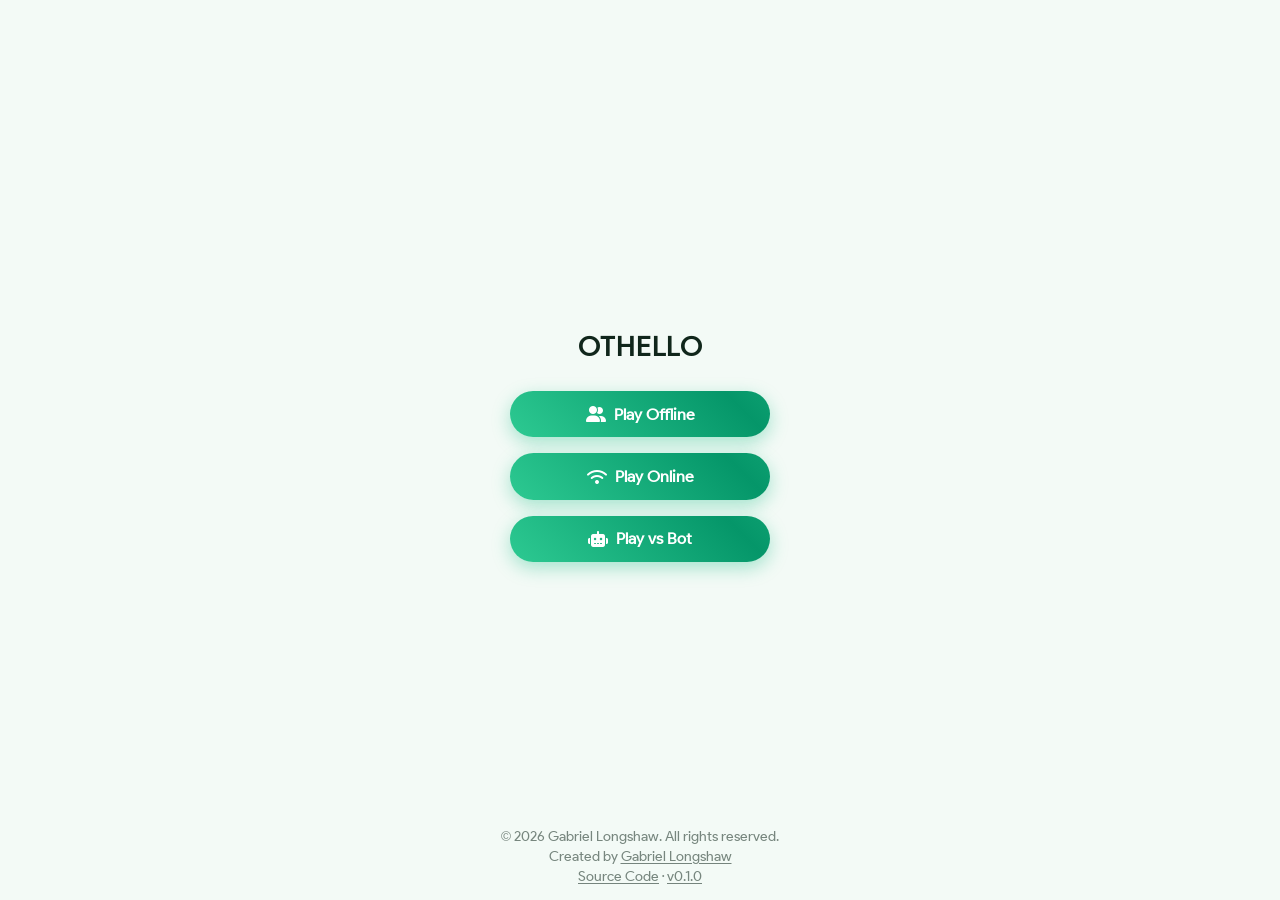
<file: index.html>
<!DOCTYPE html>
<html lang="en">
<head>
  <meta charset="UTF-8">
  <meta name="viewport" content="width=device-width, initial-scale=1">
  <meta name="description" content="Play Othello offline or online with friends!">
  <meta name="keywords" content="Othello, Reversi, play Othello, Gabriel Longshaw">
  <meta name="author" content="Gabriel Longshaw">
  <title>Othello</title>
  <meta name="theme-color" content="#f3faf6" media="(prefers-color-scheme: light)">
  <meta name="theme-color" content="#0b1512" media="(prefers-color-scheme: dark)">
  <meta name="mobile-web-app-capable" content="yes">
  <meta name="apple-mobile-web-app-capable" content="yes">
  <meta name="apple-mobile-web-app-status-bar-style" content="black-translucent">
  <link rel="apple-touch-icon" sizes="180x180" href="assets/images/favicon/apple-icon-180x180.png">
  <link rel="icon" type="image/png" sizes="32x32" href="assets/images/favicon/favicon-32x32.png">
  <link rel="icon" type="image/png" sizes="16x16" href="assets/images/favicon/favicon-16x16.png">
  <link rel="shortcut icon" href="assets/images/favicon/favicon.ico">
  <link rel="stylesheet" href="https://cdnjs.cloudflare.com/ajax/libs/font-awesome/6.5.2/css/all.min.css">
  <link href="https://fonts.googleapis.com/css2?family=Material+Symbols+Rounded:FILL,GRAD,wght,opsz@1,0,500,24&display=swap" rel="stylesheet">
  <link rel="stylesheet" href="assets/css/variables.css">
  <link rel="stylesheet" href="assets/css/fonts.css">
  <link rel="stylesheet" href="assets/css/main.css">
  <link rel="stylesheet" href="assets/css/animations.css">
  <link rel="stylesheet" href="assets/css/components/screens.css">
  <link rel="stylesheet" href="assets/css/components/buttons.css">
  <link rel="canonical" href="https://www.gabriellongshaw.co.uk/projects/Othello/">
</head>
<body>
  <div class="page">
    <h1>Othello</h1>
    <div class="button-container">
      <a href="offline/" class="button"><i class="fa-solid fa-user-friends"></i> Play Offline</a>
      <a href="online/" class="button" id="play-online-btn"><i class="fa-solid fa-wifi"></i> Play Online</a>
      <a href="bot/" class="button"><i class="fa-solid fa-robot"></i> Play vs Bot</a>
    </div>
    <div class="credits-container">
      <p><a class="credits-copyright">&copy;</a> 2026 Gabriel Longshaw. All rights reserved.</p>
      <p>Created by <a class="credits-link" target="_blank" href="https://www.gabriellongshaw.co.uk">Gabriel Longshaw</a></p>
      <p><a class="credits-link" target="_blank" href="https://github.com/gabriellongshaw/Othello">Source Code</a></p>
    </div>
  </div>
  <script src="assets/js/core/sw.js"></script>
  <script type="module" src="assets/js/pages/home.js"></script>
</body>
</html>
</file>
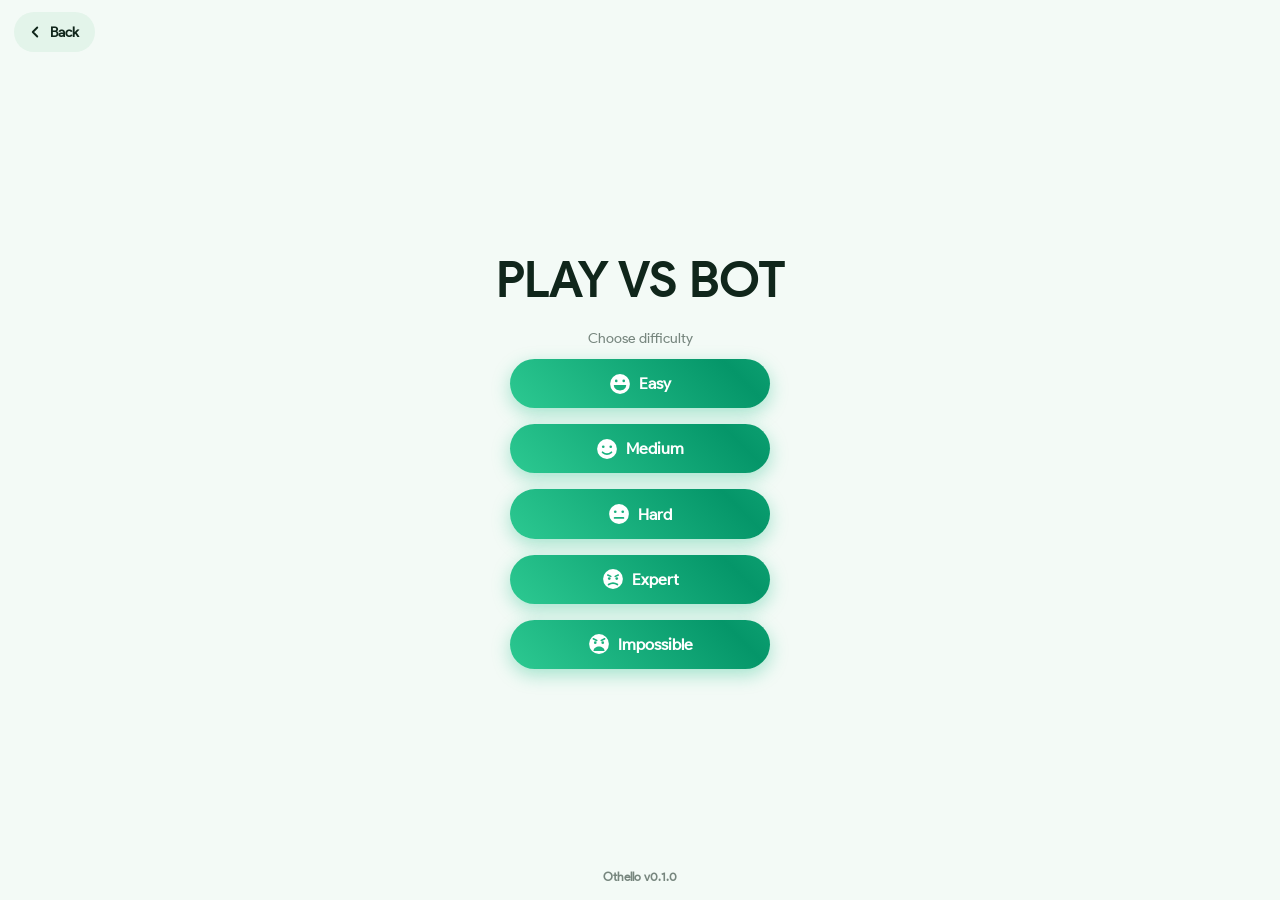
<file: bot/index.html>
<!DOCTYPE html>
<html lang="en">
<head>
  <meta charset="UTF-8">
  <meta name="viewport" content="width=device-width, initial-scale=1">
  <meta name="description" content="Play Othello against the bot!">
  <title>Othello — Play vs Bot</title>
  <meta name="theme-color" content="#f3faf6" media="(prefers-color-scheme: light)">
  <meta name="theme-color" content="#0b1512" media="(prefers-color-scheme: dark)">
  <meta name="mobile-web-app-capable" content="yes">
  <meta name="apple-mobile-web-app-capable" content="yes">
  <meta name="apple-mobile-web-app-status-bar-style" content="black-translucent">
  <link rel="apple-touch-icon" sizes="180x180" href="../assets/images/favicon/apple-icon-180x180.png">
  <link rel="icon" type="image/png" sizes="32x32" href="../assets/images/favicon/favicon-32x32.png">
  <link rel="icon" type="image/png" sizes="16x16" href="../assets/images/favicon/favicon-16x16.png">
  <link rel="shortcut icon" href="../assets/images/favicon/favicon.ico">
  <link rel="stylesheet" href="https://cdnjs.cloudflare.com/ajax/libs/font-awesome/6.5.2/css/all.min.css">
  <link rel="stylesheet" href="../assets/css/variables.css">
  <link rel="stylesheet" href="../assets/css/fonts.css">
  <link rel="stylesheet" href="../assets/css/main.css">
  <link rel="stylesheet" href="../assets/css/animations.css">
  <link rel="stylesheet" href="../assets/css/components/screens.css">
  <link rel="stylesheet" href="../assets/css/components/buttons.css">
  <link rel="stylesheet" href="../assets/css/responsive.css">
  <link rel="canonical" href="https://www.gabriellongshaw.co.uk/projects/Othello/bot/">
</head>
<body>
  <div class="page">
    <h1>Play vs Bot</h1>
    <p class="difficulty-label">Choose difficulty</p>
    <div class="button-container">
      <button id="bot-easy" class="button"></button>
      <button id="bot-medium" class="button"></button>
      <button id="bot-hard" class="button"></button>
      <button id="bot-expert" class="button"></button>
      <button id="bot-impossible" class="button"></button>
    </div>
  </div>
  <script src="../assets/js/core/sw.js"></script>
  <script type="module" src="../assets/js/pages/botDifficulty.js"></script>
</body>
</html>
</file>
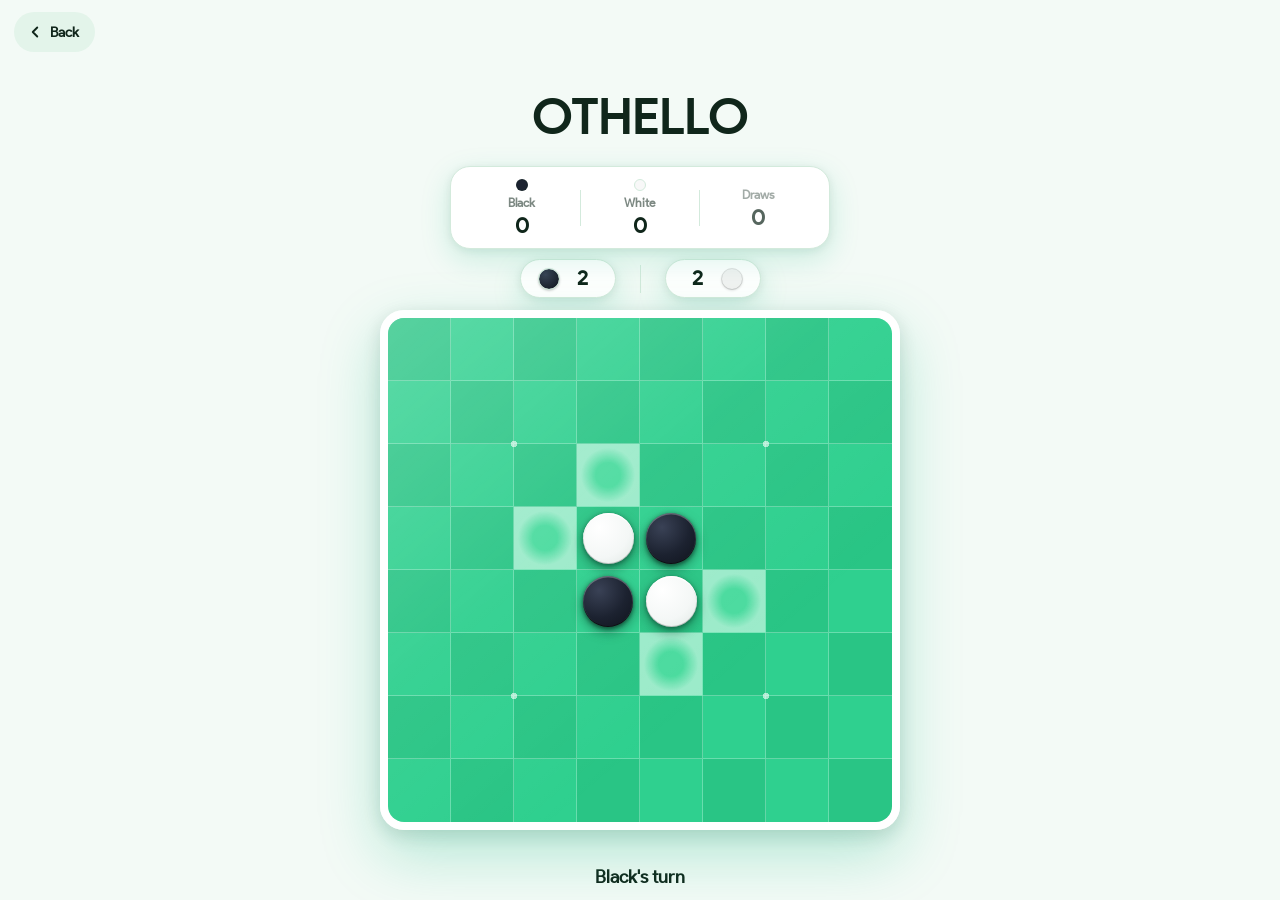
<file: offline/index.html>
<!DOCTYPE html>
<html lang="en">
<head>
  <meta charset="UTF-8">
  <meta name="viewport" content="width=device-width, initial-scale=1">
  <meta name="description" content="Play Othello offline with a friend!">
  <title>Othello — Offline</title>
  <meta name="theme-color" content="#f3faf6" media="(prefers-color-scheme: light)">
  <meta name="theme-color" content="#0b1512" media="(prefers-color-scheme: dark)">
  <meta name="mobile-web-app-capable" content="yes">
  <meta name="apple-mobile-web-app-capable" content="yes">
  <meta name="apple-mobile-web-app-status-bar-style" content="black-translucent">
  <link rel="apple-touch-icon" sizes="180x180" href="../assets/images/favicon/apple-icon-180x180.png">
  <link rel="icon" type="image/png" sizes="32x32" href="../assets/images/favicon/favicon-32x32.png">
  <link rel="icon" type="image/png" sizes="16x16" href="../assets/images/favicon/favicon-16x16.png">
  <link rel="shortcut icon" href="../assets/images/favicon/favicon.ico">
  <link rel="stylesheet" href="https://cdnjs.cloudflare.com/ajax/libs/font-awesome/6.5.2/css/all.min.css">
  <link rel="stylesheet" href="../assets/css/variables.css">
  <link rel="stylesheet" href="../assets/css/fonts.css">
  <link rel="stylesheet" href="../assets/css/main.css">
  <link rel="stylesheet" href="../assets/css/animations.css">
  <link rel="stylesheet" href="../assets/css/components/screens.css">
  <link rel="stylesheet" href="../assets/css/components/buttons.css">
  <link rel="stylesheet" href="../assets/css/components/board.css">
  <link rel="stylesheet" href="../assets/css/responsive.css">
  <link rel="canonical" href="https://www.gabriellongshaw.co.uk/projects/Othello/offline/">
</head>
<body>
  <div class="page">
    <div class="game-inner">
      <h1>Othello</h1>
      <div id="leaderboard" class="leaderboard"></div>
      <div id="score-bar" class="score-bar">
        <div class="score-pill black-pill">
          <div class="score-pill-disc"></div>
          <span class="score-pill-count black-count">2</span>
        </div>
        <div class="score-pill-divider"></div>
        <div class="score-pill white-pill">
          <span class="score-pill-count white-count">2</span>
          <div class="score-pill-disc"></div>
        </div>
      </div>
      <div id="board" class="board" role="grid" aria-label="Othello board"></div>
      <p id="info" class="info"></p>
      <p id="sub-info" class="sub-info"></p>
      <div class="gamebutton-row">
        <button id="send-btn" class="send-btn" disabled> Place</button>
        <button id="restart-btn" class="secondary-button"><i class="fa-solid fa-redo"></i> Restart</button>
      </div>
    </div>
  </div>
  <canvas id="confetti-canvas"></canvas>
  <script src="../assets/js/core/sw.js"></script>
  <script type="module" src="../assets/js/pages/offline.js"></script>
</body>
</html>
</file>
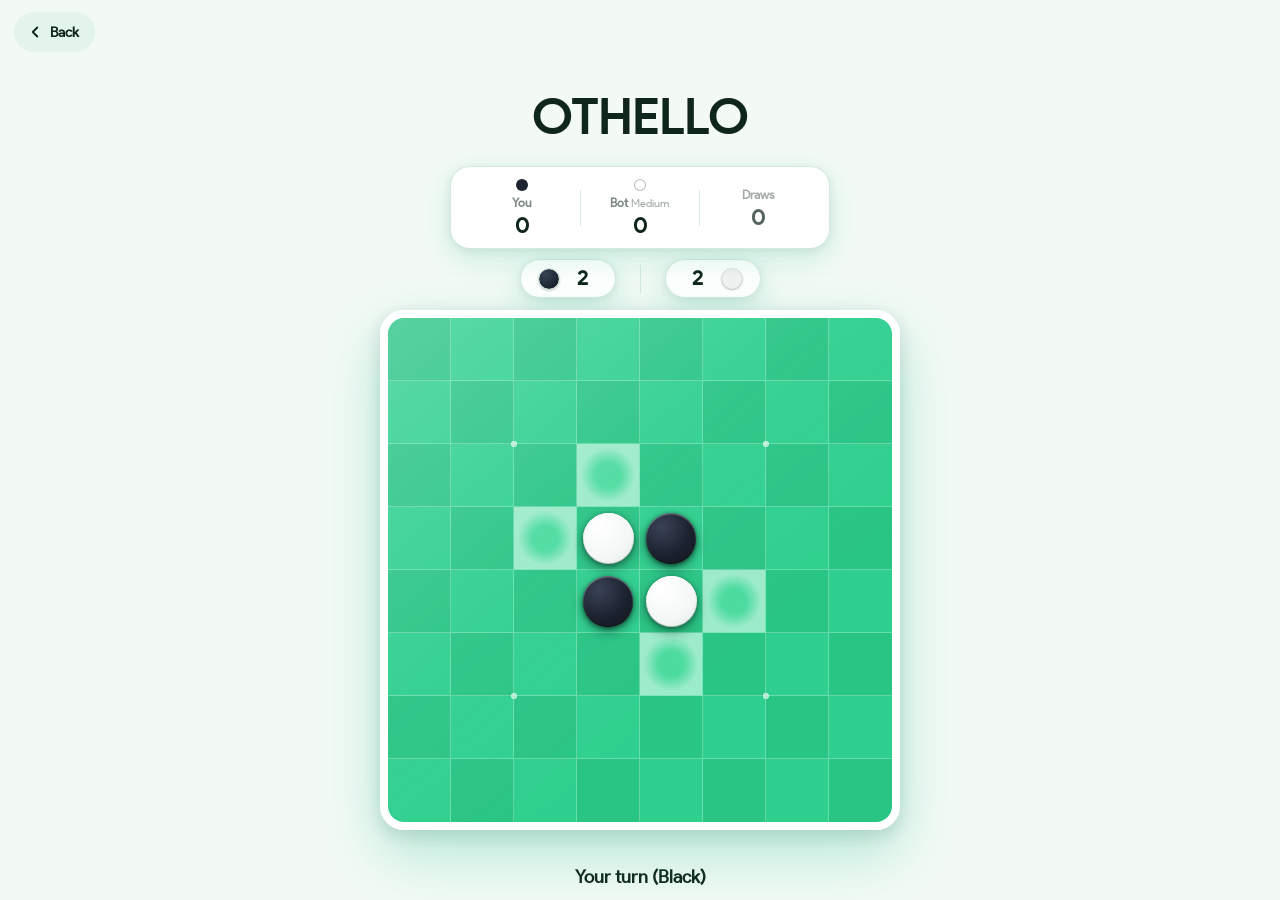
<file: bot/game/index.html>
<!DOCTYPE html>
<html lang="en">
<head>
  <meta charset="UTF-8">
  <meta name="viewport" content="width=device-width, initial-scale=1">
  <meta name="description" content="Play Othello against the bot!">
  <title>Othello — vs Bot</title>
  <meta name="theme-color" content="#f3faf6" media="(prefers-color-scheme: light)">
  <meta name="theme-color" content="#0b1512" media="(prefers-color-scheme: dark)">
  <meta name="mobile-web-app-capable" content="yes">
  <meta name="apple-mobile-web-app-capable" content="yes">
  <meta name="apple-mobile-web-app-status-bar-style" content="black-translucent">
  <link rel="apple-touch-icon" sizes="180x180" href="../../assets/images/favicon/apple-icon-180x180.png">
  <link rel="icon" type="image/png" sizes="32x32" href="../../assets/images/favicon/favicon-32x32.png">
  <link rel="icon" type="image/png" sizes="16x16" href="../../assets/images/favicon/favicon-16x16.png">
  <link rel="shortcut icon" href="../../assets/images/favicon/favicon.ico">
  <link rel="stylesheet" href="https://cdnjs.cloudflare.com/ajax/libs/font-awesome/6.5.2/css/all.min.css">
  <link rel="stylesheet" href="../../assets/css/variables.css">
  <link rel="stylesheet" href="../../assets/css/fonts.css">
  <link rel="stylesheet" href="../../assets/css/main.css">
  <link rel="stylesheet" href="../../assets/css/animations.css">
  <link rel="stylesheet" href="../../assets/css/components/screens.css">
  <link rel="stylesheet" href="../../assets/css/components/buttons.css">
  <link rel="stylesheet" href="../../assets/css/components/board.css">
  <link rel="stylesheet" href="../../assets/css/responsive.css">
  <link rel="canonical" href="https://www.gabriellongshaw.co.uk/projects/Othello/bot/game/">
</head>
<body>
  <div class="page">
    <div class="game-inner">
      <h1>Othello</h1>
      <div id="leaderboard" class="leaderboard"></div>
      <div id="score-bar" class="score-bar">
        <div class="score-pill black-pill">
          <div class="score-pill-disc"></div>
          <span class="score-pill-count black-count">2</span>
        </div>
        <div class="score-pill-divider"></div>
        <div class="score-pill white-pill">
          <span class="score-pill-count white-count">2</span>
          <div class="score-pill-disc"></div>
        </div>
      </div>
      <div id="board" class="board" role="grid" aria-label="Othello board"></div>
      <p id="info" class="info"></p>
      <p id="sub-info" class="sub-info"></p>
      <div class="gamebutton-row">
        <button id="send-btn" class="send-btn" disabled> Place</button>
        <button id="restart-btn" class="secondary-button"><i class="fa-solid fa-redo"></i> Restart</button>
      </div>
    </div>
  </div>
  <canvas id="confetti-canvas"></canvas>
  <script src="../../assets/js/core/sw.js"></script>
  <script type="module" src="../../assets/js/pages/botGame.js"></script>
</body>
</html>
</file>
<file: assets/css/variables.css>
:root {
  --bg: #f3faf6;
  --secondary-bg: #e6f5ec;
  --card-bg: #ffffff;
  --text: #10261b;
  --meta-text: rgba(16, 38, 27, 0.55);
  --border: #d3eadc;
  --header-color: #10261b;
  --accent: #10b981;
  --accent-strong: #059669;
  --accent-soft: #34d399;
  --button-bg: #10b981;
  --button-bg-hover: #059669;
  --button-text: #ffffff;
  --button-secondary-bg: #e3f4ea;
  --button-secondary-bg-hover: #cdecd9;
  --button-secondary-text: #10261b;
  --board-bg: #22c783;
  --board-border-outer: #ffffff;
  --board-border-inner: rgba(255,255,255,0.35);
  --board-line: rgba(255, 255, 255, 0.28);
  --cell-bg: #2fd08f;
  --cell-alt-bg: #29c585;
  --cell-hover-bg: #52dca4;
  --cell-valid-bg: #2fd08f;
  --valid-glow-color: rgba(255, 255, 255, 0.9);
  --valid-cell-bg: #4bdb9f;
  --valid-cell-hover-bg: #6ee7b7;
  --valid-glow-overlay: rgba(255, 255, 255, 0.5);
  --player1-color: #1c2230;
  --player1-shine: #4b5568;
  --player2-color: #ffffff;
  --player2-shine: #ffffff;
  --winning-glow: #fbbf24;
  --input-bg: #ffffff;
  --overlay-bg: rgba(243, 250, 246, 0.8);
  --modal-bg: #ffffff;
  --modal-text: #10261b;
  --shadow-soft: 0 10px 30px rgba(16, 185, 129, 0.18), 0 2px 8px rgba(16, 38, 27, 0.08);
  --shape-large: 22px;
  --font-family: ProductSansRegular, system-ui, -apple-system, BlinkMacSystemFont, "Segoe UI", Roboto, sans-serif;
}

@media (prefers-color-scheme: dark) {
  :root {
    --bg: #0b1512;
    --secondary-bg: #122019;
    --card-bg: #14231c;
    --text: #e8f7ef;
    --meta-text: rgba(232, 247, 239, 0.55);
    --border: #234134;
    --header-color: #e8f7ef;
    --accent: #34d399;
    --accent-strong: #10b981;
    --accent-soft: #6ee7b7;
    --button-bg: #10b981;
    --button-bg-hover: #34d399;
    --button-text: #ffffff;
    --button-secondary-bg: #183226;
    --button-secondary-bg-hover: #204131;
    --button-secondary-text: #e8f7ef;
    --board-bg: #14a36b;
    --board-border-outer: #1d3b2e;
    --board-border-inner: rgba(255,255,255,0.18);
    --board-line: rgba(255, 255, 255, 0.18);
    --cell-bg: #1bb37a;
    --cell-alt-bg: #17a872;
    --cell-hover-bg: #3fcf98;
    --cell-valid-bg: #1bb37a;
    --valid-glow-color: rgba(255, 255, 255, 0.85);
    --valid-cell-bg: #34c690;
    --valid-cell-hover-bg: #5ad8aa;
    --valid-glow-overlay: rgba(255, 255, 255, 0.4);
    --input-bg: #14231c;
    --overlay-bg: rgba(5, 12, 9, 0.82);
    --modal-bg: #14231c;
    --modal-text: #e8f7ef;
    --shadow-soft: 0 10px 30px rgba(0, 0, 0, 0.45), 0 2px 8px rgba(0, 0, 0, 0.3);
  }
}
</file>
<file: assets/css/fonts.css>
@font-face {
  font-family: ProductSansRegular;
  src: url('../fonts/ProductSans-Regular.ttf') format('truetype');
  font-display: swap;
}

.material-symbols-rounded {
  font-variation-settings: 'FILL' 1, 'wght' 500, 'GRAD' 0, 'opsz' 24;
  user-select: none;
}
</file>
<file: assets/css/main.css>
*,
*::before,
*::after {
  box-sizing: border-box;
  margin: 0;
  padding: 0;
  -webkit-tap-highlight-color: transparent;
  -webkit-user-select: none;
  user-select: none;
}

html {
  width: 100%;
  overflow-x: hidden;
  scrollbar-width: thin;
  scrollbar-color: rgba(16, 185, 129, 0.4) transparent;
}

body {
  font-family: var(--font-family);
  background: var(--bg);
  color: var(--text);
  width: 100%;
  min-height: 100vh;
  min-height: 100dvh;
  display: flex;
  justify-content: center;
  align-items: center;
  overflow-x: hidden;
  opacity: 0;
  transform: scale(1);
  transition: opacity 0.25s ease, background 0.2s ease;
}

::-webkit-scrollbar { 
  width: 4px;
  height: 4px;
}

::-webkit-scrollbar-track {
  background: var(--bg);
}

::-webkit-scrollbar-thumb { 
  background: rgba(16, 185, 129, 0.4);
  border-radius: 999px;
}

::-webkit-scrollbar-thumb:hover { background: rgba(16, 185, 129, 0.65); }

h1 {
  font-weight: 800;
  letter-spacing: 1px;
  text-transform: uppercase;
  color: var(--header-color);
  font-size: 1.7rem;
  margin-bottom: 20px;
}

.hidden {
  display: none !important;
}

#confetti-canvas {
  position: fixed;
  pointer-events: none;
  top: 0;
  left: 0;
  width: 100vw;
  height: 100vh;
  z-index: 10001;
  display: none;
}

.page {
  transition: transform 0.25s ease;
}

body.leaving .page {
  transform: scale(0.985);
}
</file>
<file: assets/css/animations.css>
@keyframes fadeInUp {
  from { opacity: 0; transform: translateY(20px); }
  to   { opacity: 1; transform: translateY(0); }
}

@keyframes boardShake {
  0%, 100% { transform: translateX(0); }
  20%       { transform: translateX(-8px); }
  40%       { transform: translateX(8px); }
  60%       { transform: translateX(-5px); }
  80%       { transform: translateX(5px); }
}

@keyframes flipToWhite {
  0%   { transform: rotateY(0deg); }
  100% { transform: rotateY(180deg); }
}

@keyframes flipToBlack {
  0%   { transform: rotateY(180deg); }
  100% { transform: rotateY(0deg); }
}

@keyframes placeDiscWrapper {
  0%   { transform: scale(0.1); opacity: 0; }
  50%  { transform: scale(1.08); opacity: 1; }
  75%  { transform: scale(0.97); opacity: 1; }
  100% { transform: scale(1);    opacity: 1; }
}

@keyframes glowOut {
  from { opacity: var(--glow-from, 0.9); }
  to   { opacity: 0; }
}

@keyframes validCellGlow {
  0%, 100% { opacity: 0.90; }
  50%       { opacity: 0.55; }
}


@keyframes fadeIn {
  from { opacity: 0; }
  to   { opacity: 1; }
}

@keyframes slideUp {
  from { opacity: 0; transform: translateY(16px); }
  to   { opacity: 1; transform: translateY(0); }
}

@keyframes scoreBump {
  0%   { transform: scale(1); }
  40%  { transform: scale(1.3); }
  70%  { transform: scale(0.94); }
  100% { transform: scale(1); }
}

.page > :not(.leave-button):not(.credits-container):not(.button-container):not(.game-inner),
.game-inner > *,
.button-container > .button {
  animation: fadeInUp 0.55s cubic-bezier(0.33, 1, 0.68, 1) backwards;
}

.page > :nth-child(1),
.game-inner > :nth-child(1) { animation-delay: 0.05s; }
.page > :nth-child(2),
.game-inner > :nth-child(2) { animation-delay: 0.13s; }
.page > :nth-child(3),
.game-inner > :nth-child(3) { animation-delay: 0.21s; }
.page > :nth-child(4),
.game-inner > :nth-child(4) { animation-delay: 0.29s; }
.page > :nth-child(5),
.game-inner > :nth-child(5) { animation-delay: 0.37s; }
.game-inner > :nth-child(6) { animation-delay: 0.45s; }
.game-inner > :nth-child(7) { animation-delay: 0.53s; }

.button-container > .button:nth-child(1) { animation-delay: 0.13s; }
.button-container > .button:nth-child(2) { animation-delay: 0.21s; }
.button-container > .button:nth-child(3) { animation-delay: 0.29s; }
.button-container > .button:nth-child(4) { animation-delay: 0.37s; }
.button-container > .button:nth-child(5) { animation-delay: 0.45s; }

.page > .leave-button {
  animation: fadeInUp 0.5s cubic-bezier(0.33, 1, 0.68, 1) backwards;
}

@media (prefers-reduced-motion: reduce) {
  *,
  *::before,
  *::after {
    animation-duration: 0.01ms !important;
    animation-delay: 0s !important;
    animation-iteration-count: 1 !important;
    transition-duration: 0.01ms !important;
  }
}
</file>
<file: assets/css/components/screens.css>
.page {
  position: fixed;
  inset: 0;
  background: var(--bg);
  display: flex;
  flex-direction: column;
  align-items: center;
  justify-content: center;
  padding: 24px 20px;
  text-align: center;
  z-index: 9999;
  overflow-y: auto;
}

.page:has(> .leave-button) {
  padding-top: 72px;
}

.page:has(> .game-inner) {
  justify-content: flex-start;
}

.page > .game-inner {
  margin-top: auto;
  margin-bottom: auto;
}


.game-inner {
  display: flex;
  flex-direction: column;
  align-items: center;
  justify-content: center;
  text-align: center;
  width: 100%;
  max-width: 560px;
  margin-left: auto;
  margin-right: auto;
  padding: 16px 12px;
}

.credits-container {
  position: fixed;
  bottom: 16px;
  left: 0;
  right: 0;
  display: flex;
  flex-direction: column;
  align-items: center;
  gap: 4px;
  font-size: 0.85rem;
  font-weight: 500;
  color: var(--meta-text);
  text-align: center;
  pointer-events: none;
  z-index: 10000;
}

.credits-container a {
  pointer-events: auto;
}

.credits-link {
  color: var(--meta-text);
  text-decoration: underline;
  text-underline-offset: 2px;
  transition: color 0.2s ease;
}

.credits-link:hover {
  color: var(--text);
}

.credits-copyright {
  font-family: sans-serif;
}

.room-code-display-wrap {
  display: flex;
  flex-direction: column;
  align-items: center;
  width: 100%;
}

.join-section {
  display: flex;
  flex-direction: column;
  align-items: center;
  width: 100%;
}

.difficulty-label {
  color: var(--meta-text);
  font-size: 0.9rem;
  font-weight: 500;
  margin: 0 0 4px;
}

.leaderboard {
  display: flex;
  flex-direction: row;
  align-items: center;
  gap: 0;
  background: var(--card-bg);
  border: 1px solid var(--border);
  border-radius: 20px;
  box-shadow: var(--shadow-soft);
  padding: 10px 20px;
  margin-bottom: 10px;
  width: 100%;
  max-width: 380px;
  box-sizing: border-box;
  opacity: 0;
  transform: translateY(-6px);
  transition: opacity 0.35s ease, transform 0.35s ease;
}

.leaderboard.lb-visible {
  opacity: 1;
  transform: translateY(0);
}

.lb-row {
  display: flex;
  flex-direction: column;
  align-items: center;
  gap: 4px;
  flex: 1;
  padding: 2px 0;
}

.lb-row-draws {
  opacity: 0.7;
}

.lb-divider {
  width: 1px;
  height: 36px;
  background: var(--border);
  margin: 0 8px;
  flex-shrink: 0;
}

.lb-dot {
  width: 12px;
  height: 12px;
  border-radius: 50%;
  display: inline-block;
  flex-shrink: 0;
}

.lb-dot-player {
  background: #1c2230;
  border: 1px solid rgba(16, 38, 27, 0.3);
}

.lb-dot-player2 {
  background: #f8f8f8;
  border: 1px solid var(--border);
}

.lb-dot-bot {
  background: #ffffff;
  border: 1px solid rgba(16, 38, 27, 0.3);
}

.lb-name {
  font-size: 0.75rem;
  font-weight: 600;
  color: var(--meta-text);
  white-space: nowrap;
}

.lb-diff {
  font-size: 0.7rem;
  font-weight: 500;
  opacity: 0.7;
}

.lb-score {
  font-size: 1.4rem;
  font-weight: 700;
  color: var(--text);
  line-height: 1;
}

.page:has(> .version-tag):not(:has(> .game-inner)) {
  padding-bottom: 44px;
}

.page > .version-tag {
  position: fixed;
  bottom: 16px;
  left: 0;
  right: 0;
  pointer-events: none;
}

.page:has(> .game-inner) > .version-tag {
  position: static;
  margin-top: 8px;
  flex-shrink: 0;
}

.version-tag {
  display: block;
  color: var(--meta-text);
  font-size: 0.74rem;
  font-weight: 600;
  font-variant-numeric: tabular-nums;
  text-align: center;
  text-decoration: none;
}

.credits-link.version-tag {
  display: inline;
  font-size: inherit;
  font-weight: inherit;
  text-decoration: underline;
}
</file>
<file: assets/css/components/buttons.css>
.button {
  display: inline-flex;
  align-items: center;
  justify-content: center;
  gap: 8px;
  padding: 0.85rem 2rem;
  font-size: 1rem;
  font-weight: 600;
  font-family: var(--font-family);
  border: none;
  border-radius: 100px;
  cursor: pointer;
  color: #ffffff;
  margin: 8px 0;
  min-width: 260px;
  background: linear-gradient(45deg, #059669, #34d399, #059669, #34d399);
  background-size: 300% 300%;
  background-position: 50% 0;
  box-shadow: 0 6px 18px rgba(16, 185, 129, 0.35);
  transition: transform 0.2s ease, background-position 0.4s ease, box-shadow 0.2s ease, opacity 0.2s ease;
  -webkit-user-select: none;
  user-select: none;
  text-decoration: none;
  white-space: nowrap;
}

.button:hover,
.button.hover {
  transform: scale(1.05);
  background-position: 0 100%;
  box-shadow: 0 8px 26px rgba(16, 185, 129, 0.5), 0 0 30px rgba(52, 211, 153, 0.35);
}

.button-container {
  display: flex;
  flex-direction: column;
}

.button svg {
  flex-shrink: 0;
  display: block;
}

.secondary-button {
  display: inline-flex;
  align-items: center;
  justify-content: center;
  gap: 8px;
  border: none;
  border-radius: 100px;
  cursor: pointer;
  font-family: var(--font-family);
  font-weight: 600;
  font-size: 1rem;
  transition: background 0.2s ease, transform 0.2s ease, box-shadow 0.2s ease, opacity 0.2s ease;
  text-decoration: none;
  -webkit-user-select: none;
  user-select: none;
  white-space: nowrap;
  background: var(--button-secondary-bg);
  color: var(--button-secondary-text);
  padding: 0.8rem 1.8rem;
  margin: 8px 0;
}

.secondary-button:hover,
.secondary-button.hover {
  background: var(--button-secondary-bg-hover);
}

.secondary-button:active {
  transform: scale(0.95) !important;
}

.tertiary-button {
  display: inline-flex;
  align-items: center;
  justify-content: center;
  gap: 8px;
  border: none;
  border-radius: 100px;
  cursor: pointer;
  font-family: var(--font-family);
  font-weight: 500;
  font-size: 0.9rem;
  transition: color 0.25s ease, opacity 0.25s ease, transform 0.15s ease;
  text-decoration: none;
  -webkit-user-select: none;
  user-select: none;
  white-space: nowrap;
  background: none;
  color: var(--meta-text);
  padding: 0.65rem 1rem;
}

.tertiary-button:hover,
.tertiary-button.hover {
  color: var(--text);
  opacity: 0.8;
}

.leave-button {
  position: fixed;
  top: 12px;
  left: 14px;
  z-index: 9999;
  display: inline-flex;
  align-items: center;
  justify-content: center;
  gap: 6px;
  height: 40px;
  min-width: 40px;
  padding: 0 11px;
  border: none;
  border-radius: 999px;
  cursor: pointer;
  font-family: var(--font-family);
  font-size: 0.88rem;
  font-weight: 600;
  color: var(--button-secondary-text);
  background: var(--button-secondary-bg);
  touch-action: manipulation;
  transition: background 0.2s ease, transform 0.15s ease;
  -webkit-user-select: none;
  user-select: none;
}

.leave-button:hover,
.leave-button.hover {
  background: var(--button-secondary-bg-hover);
}

.leave-button:active {
  transform: scale(0.97);
}

.leave-button svg {
  flex-shrink: 0;
  transition: transform 0.2s ease;
}

.leave-label {
  display: none;
}

.send-btn {
  display: inline-flex;
  align-items: center;
  justify-content: center;
  gap: 8px;
  border: none;
  border-radius: 100px;
  cursor: not-allowed;
  font-family: var(--font-family);
  font-weight: 600;
  font-size: 1rem;
  padding: 0.8rem 1.8rem;
  margin: 8px 0;
  background: var(--button-secondary-bg);
  color: var(--button-secondary-text);
  transition: background 0.2s ease, opacity 0.2s ease;
  -webkit-user-select: none;
  user-select: none;
  white-space: nowrap;
  opacity: 0.5;
}

.send-btn:not(:disabled) {
  opacity: 1;
  cursor: pointer;
}

.send-btn:not(:disabled):hover,
.send-btn:not(:disabled).hover {
  background: var(--button-secondary-bg-hover);
}

.send-btn:not(:disabled):active {
  transform: scale(0.95);
}
</file>
<file: assets/css/responsive.css>
@media (min-width: 480px) {
  .leave-label {
    display: inline;
  }
  .leave-button {
    padding: 0 16px 0 12px;
  }
  h1 {
    font-size: 2.2rem;
  }
  .button {
    min-width: 260px;
  }
  .board {
    width: min(80vw, 80vh, 500px);
  }
  .info {
    font-size: 1rem;
  }
  .sub-info {
    font-size: 0.88rem;
  }
  #room-code {
    font-size: 2rem;
  }
  .room-code-qr {
    width: 188px;
    height: 188px;
  }
  .room-code-qr img,
  .room-code-qr canvas {
    width: 168px !important;
    height: 168px !important;
  }
}

@media (min-width: 768px) {
  h1 {
    font-size: 3rem;
  }
  .board {
    width: min(75vw, 75vh, 520px);
  }
  .info {
    font-size: 1.1rem;
  }
}

@media (max-width: 360px) {
  .button {
    font-size: 0.88rem;
    padding: 0.75rem 1.4rem;
    min-width: 200px;
  }
}

@media (max-height: 560px) and (orientation: landscape) {
  h1 {
    font-size: 1.3rem;
    margin-bottom: 8px;
  }
  .page {
    padding: 10px 20px;
  }
  .page:has(> .leave-button) {
    padding-top: 56px;
  }
  .button {
    padding: 0.7rem 1.2rem;
    margin: 4px;
    font-size: 0.85rem;
    min-width: 0;
    flex: 1 1 auto;
  }
  .button-container {
    flex-direction: row;
    flex-wrap: wrap;
    justify-content: center;
    gap: 8px;
    margin: 0.5rem 0 0 0;
    width: 100%;
    max-width: 560px;
  }
  .credits-container {
    bottom: 6px;
    font-size: 0.72rem;
  }
  .board {
    width: min(72vh, 72vw);
  }
  .game-inner {
    padding: 6px 12px;
  }
  .info {
    margin: 4px 0 2px;
    font-size: 0.9rem;
  }
  .room-code-card {
    padding: 12px 20px;
    min-height: auto;
    gap: 8px;
  }
  .room-code-qr {
    width: clamp(100px, 25vh, 150px);
    height: clamp(100px, 25vh, 150px);
    margin: 6px auto;
  }
  .room-code-qr img,
  .room-code-qr canvas {
    width: clamp(80px, calc(25vh - 20px), 130px) !important;
    height: clamp(80px, calc(25vh - 20px), 130px) !important;
  }
  .create-share-row {
    gap: 6px;
  }
  .create-share-row .secondary-button {
    font-size: 0.8rem;
    padding: 0.5rem 0.9rem;
  }
}

@media (min-width: 600px) {
  .qr-scanner-overlay {
    align-items: center;
  }
  .qr-scanner-inner {
    border-radius: 28px;
    max-width: 400px;
    padding: 32px 32px 36px;
    transform: translateY(20px) scale(0.97);
    opacity: 0;
    transition: transform 0.32s cubic-bezier(0.33, 1, 0.68, 1), opacity 0.32s ease;
  }
  .qr-scanner-overlay-visible .qr-scanner-inner {
    transform: translateY(0) scale(1);
    opacity: 1;
  }
}

@media (hover: hover) {
  .leave-button:hover {
    transform: translateY(-1px);
  }
  .leave-button:hover:active {
    transform: scale(0.97);
  }
}
</file>
<file: assets/css/components/board.css>
.board {
  position: relative;
  display: grid;
  grid-template-columns: repeat(8, 1fr);
  grid-template-rows: repeat(8, 1fr);
  gap: 0;
  background: var(--board-line);
  border: 8px solid var(--board-border-outer);
  width: min(88vw, 88vh, 480px);
  max-width: 100%;
  margin: 0 auto;
  padding: 0;
  border-radius: 24px;
  box-shadow:
    0 24px 60px rgba(16, 185, 129, 0.28),
    0 6px 18px rgba(16, 38, 27, 0.14);
  aspect-ratio: 1 / 1;
  transition: opacity 0.4s ease;
  flex-shrink: 0;
  cursor: default;
  overflow: hidden;
}

.board::before {
  content: '';
  position: absolute;
  inset: 0;
  border-radius: 16px;
  background: linear-gradient(140deg, rgba(255,255,255,0.22) 0%, rgba(255,255,255,0.05) 40%, transparent 70%);
  pointer-events: none;
  z-index: 2;
}

.board::after {
  content: '';
  position: absolute;
  inset: 0;
  pointer-events: none;
  z-index: 1;
  background:
    radial-gradient(circle at 25% 25%, rgba(255,255,255,0.6) 3px, transparent 3.5px),
    radial-gradient(circle at 75% 25%, rgba(255,255,255,0.6) 3px, transparent 3.5px),
    radial-gradient(circle at 25% 75%, rgba(255,255,255,0.6) 3px, transparent 3.5px),
    radial-gradient(circle at 75% 75%, rgba(255,255,255,0.6) 3px, transparent 3.5px);
}

.board.shake {
  animation: boardShake 0.5s ease-in-out;
}

.cell {
  position: relative;
  display: flex;
  align-items: center;
  justify-content: center;
  aspect-ratio: 1 / 1;
  width: 100%;
  --cell-base: var(--cell-bg);
  background: var(--cell-base);
  border-right: 1px solid var(--board-line);
  border-bottom: 1px solid var(--board-line);
  transition: background 0.25s ease;
  overflow: visible;
}

.cell:nth-child(16n+1),
.cell:nth-child(16n+3),
.cell:nth-child(16n+5),
.cell:nth-child(16n+7),
.cell:nth-child(16n+10),
.cell:nth-child(16n+12),
.cell:nth-child(16n+14),
.cell:nth-child(16n+16) {
  --cell-base: var(--cell-alt-bg);
}

.cell.cell-intro {
  animation: fadeIn 0.3s ease both;
}

.cell:nth-child(8n) { 
  border-right: none;
}

.cell:nth-last-child(-n+8) { 
  border-bottom: none;
}

@media (hover: hover) {
  .cell:hover {
    background: var(--cell-hover-bg);
  }
}

.cell.valid-move {
  cursor: pointer;
  background: var(--valid-cell-bg);
}

.cell::after {
  content: '';
  position: absolute;
  inset: 0;
  border-radius: 0;
  background: radial-gradient(
    circle at 50% 50%,
    transparent 28%,
    var(--valid-glow-overlay) 62%
  );
  opacity: 0;
  transform: scale(0.94);
  transition: opacity 0.25s ease, transform 0.25s ease;
  will-change: opacity, transform;
  pointer-events: none;
  z-index: 1;
}

.cell.valid-move::after {
  opacity: 0.9;
  transform: scale(1);
  animation: validCellGlow 1.8s ease-in-out 0.25s infinite;
}

@media (hover: hover) {
  .cell.valid-move:hover {
    background: var(--valid-cell-hover-bg);
  }
}

.cell.preview-placing { background: var(--cell-base) !important;
}

.cell.preview-placing::after {
  opacity: 0;
  animation: none;
}

.cell.valid-leaving::after {
  animation: glowOut 0.25s ease forwards;
}

.disc-scale-wrapper {
  position: absolute;
  width: 82%;
  height: 82%;
  border-radius: 50%;
  display: flex;
  align-items: center;
  justify-content: center;
  filter:
    drop-shadow(0 4px 6px rgba(6, 60, 40, 0.38))
    drop-shadow(0 1px 2px rgba(6, 60, 40, 0.3));
  z-index: 2;
  transition: opacity 0.2s ease;
}

.disc-scale-wrapper.place-anim {
  animation: placeDiscWrapper 0.28s cubic-bezier(0.34, 1.56, 0.64, 1) forwards;
}

.disc {
  width: 100%;
  height: 100%;
  border-radius: 50%;
  position: relative;
  transform-style: preserve-3d;
}

.disc.is-flipping {
  animation-duration: 0.36s;
  animation-timing-function: cubic-bezier(0.35, 0, 0.25, 1);
  animation-fill-mode: forwards;
}

.disc.flip-to-white { 
  animation-name: flipToWhite;
}

.disc.flip-to-black { 
  animation-name: flipToBlack;
}

.disc-inner {
  position: absolute;
  inset: 0;
  border-radius: 50%;
  backface-visibility: hidden;
  -webkit-backface-visibility: hidden;
}

.disc-black {
  background: radial-gradient(circle at 32% 28%, #3a4256 0%, #1c2230 55%, #0f131c 100%);
  box-shadow:
    inset 0 1.5px 0 rgba(255,255,255,0.22),
    inset 0 -1px 0 rgba(0,0,0,0.7),
    inset 0 0 0 1px rgba(255,255,255,0.08),
    0 2px 4px rgba(0,0,0,0.4);
}

.disc-white {
  transform: rotateY(180deg);
  background: radial-gradient(circle at 32% 28%, #ffffff 0%, #f4f7f6 60%, #dfe7e3 100%);
  box-shadow:
    inset 0 1.5px 0 rgba(255,255,255,1),
    inset 0 -1px 0 rgba(0,0,0,0.14),
    inset 0 0 0 1px rgba(0,0,0,0.07),
    0 2px 4px rgba(0,0,0,0.18);
}


.disc-ghost-wrapper {
  position: absolute;
  width: 82%;
  height: 82%;
  border-radius: 50%;
  pointer-events: none;
  z-index: 3;
  opacity: 0;
  transition: opacity 0.18s ease;
  will-change: opacity;
  transform: translateZ(0);
}

.disc-ghost-wrapper.ghost-visible {
  opacity: 0.92;
}

.disc-ghost-face {
  width: 100%;
  height: 100%;
  border-radius: 50%;
}

.disc-ghost-black {
  background: radial-gradient(circle at 32% 28%, #3a4256 0%, #1c2230 55%, #0f131c 100%);
  box-shadow:
    inset 0 1.5px 0 rgba(255,255,255,0.22),
    inset 0 -1px 0 rgba(0,0,0,0.7),
    inset 0 0 0 1px rgba(255,255,255,0.08);
}

.disc-ghost-white {
  background: radial-gradient(circle at 32% 28%, #ffffff 0%, #f4f7f6 60%, #dfe7e3 100%);
  box-shadow:
    inset 0 1.5px 0 rgba(255,255,255,1),
    inset 0 -1px 0 rgba(0,0,0,0.14),
    inset 0 0 0 1px rgba(0,0,0,0.07);
}

.info {
  margin: 36px 0 3px;
  font-weight: 600;
  font-size: 0.9rem;
  min-height: 1.6em;
  color: var(--text);
  transition: opacity 0.2s ease;
}

.score-bar {
  display: flex;
  align-items: center;
  justify-content: center;
  gap: 0;
  margin-bottom: 12px;
  width: auto;
  max-width: 480px;
}

.score-pill {
  display: flex;
  align-items: center;
  gap: 10px;
  padding: 8px 18px;
  border-radius: 999px;
  border: 1px solid var(--border);
  background: var(--card-bg);
  box-shadow: var(--shadow-soft);
  flex: 1;
  max-width: 160px;
}

.score-pill.black-pill {
  justify-content: flex-start;
}

.score-pill.white-pill {
  justify-content: flex-end;
}

.score-pill-disc {
  width: 20px;
  height: 20px;
  border-radius: 50%;
  flex-shrink: 0;
}

.black-pill .score-pill-disc {
  background: radial-gradient(circle at 32% 28%, #3a4256, #0f131c);
  box-shadow: 0 1px 3px rgba(0,0,0,0.4);
  outline: 1px solid var(--border);
}

.white-pill .score-pill-disc {
  background: #f2f2f2;
  box-shadow: 0 1px 3px rgba(0,0,0,0.2);
  outline: 1px solid rgba(0,0,0,0.1);
}

.score-pill-count {
  font-size: 1.3rem;
  font-weight: 800;
  color: var(--text);
  min-width: 28px;
  text-align: center;
  line-height: 1;
}

.score-pill-divider {
  width: 1px;
  height: 28px;
  background: var(--border);
  flex-shrink: 0;
  margin: 0 24px;
}

.gamebutton-row {
  display: flex;
  align-items: center;
  justify-content: center;
  gap: 12px;
  margin-top: 0;
  flex-wrap: wrap;
}

.sub-info {
  font-weight: 500;
  font-size: 0.78rem;
  color: var(--meta-text);
  overflow: hidden;
  max-height: 0;
  margin: 0;
  opacity: 0;
  transition: max-height 0.3s ease, opacity 0.25s ease, margin 0.3s ease;
}

.sub-info.has-text {
  max-height: 3em;
  margin: 2px 0 4px;
  opacity: 1;
}
</file>
